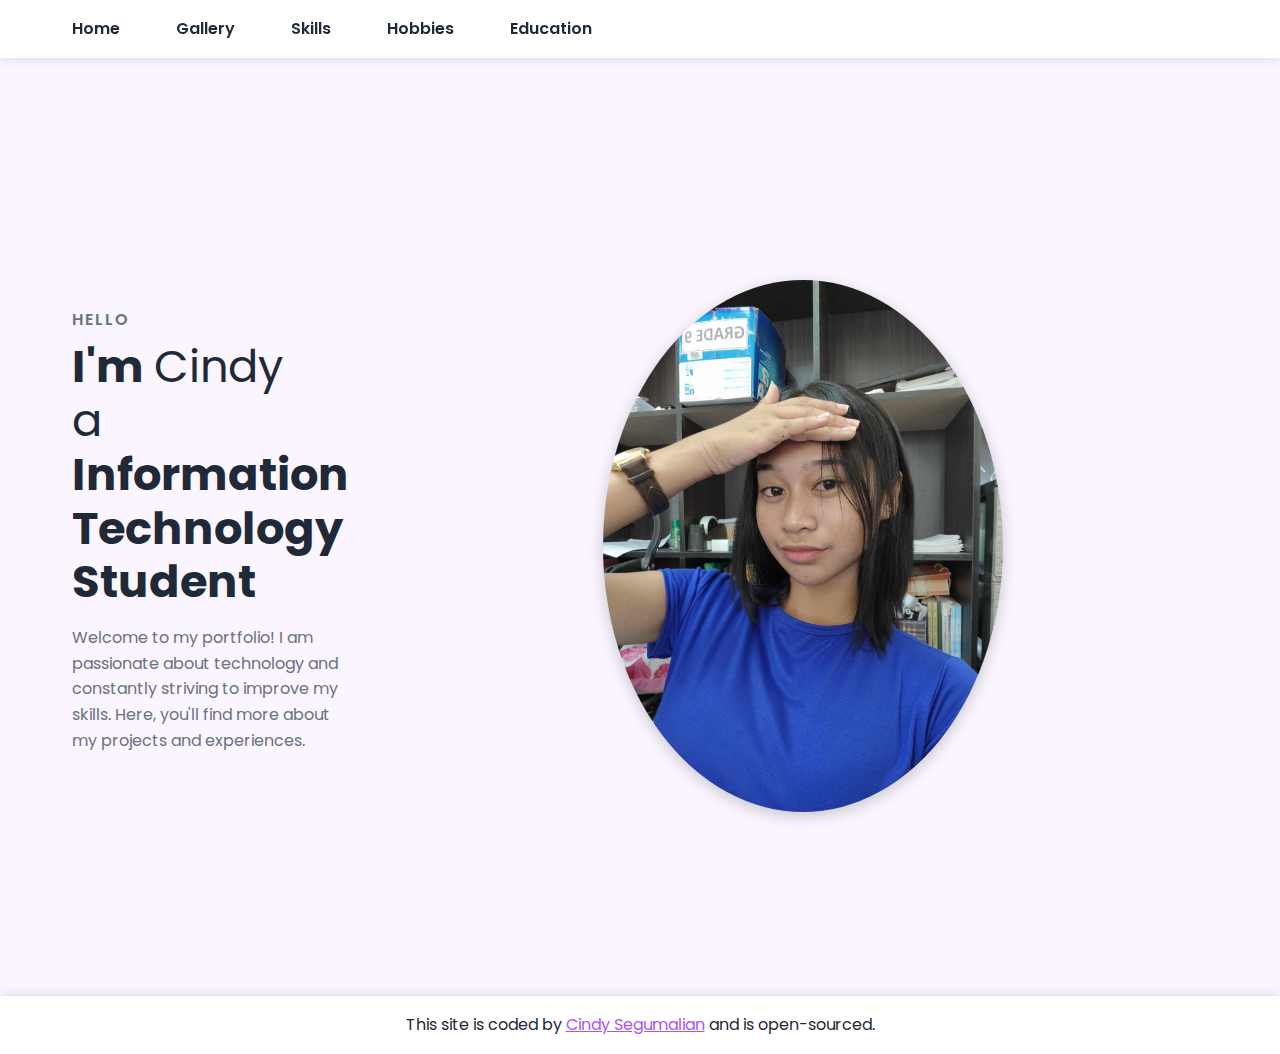
<file: index.html>
<!DOCTYPE html>
<html lang="en">
<head>
    <meta charset="UTF-8">
    <meta name="viewport" content="width=device-width, initial-scale=1.0">
    <title>Cindy's Portfolio</title>
    <link rel="stylesheet" href="css/styles.css">
</head>
<body>
    <nav>
        <div class="nav_content">
            <ul>
                <li><a href="index.html">Home</a></li>
                <li><a href="gallery.html">Gallery</a></li>
                <li><a href="skills.html">Skills</a></li>
                <li><a href="hobbies.html">Hobbies</a></li>
                <li><a href="education.html">Education</a></li>
            </ul>
        </div>
    </nav>
    <section class="section" id="home">
        <div class="section_container">
            <div class="content">
                <p class="subtitle">HELLO</p>
                <h1 class="title">
                    I'm <span>Cindy<br>a</span> Information Technology Student
                </h1>
                <p class="description">
                    Welcome to my portfolio! I am passionate about technology and constantly striving to improve my skills. Here, you'll find more about my projects and experiences.
                </p>
            </div>
            <div class="image">
                <img src="img/cindy1.jpg" alt="Profile of Cindy">
            </div>
        </div>
    </section>
    <footer class="footer">
        <p>This site is coded by <a href="https://github.com/cindysegumalian/my-personal-portfolio" target="_blank">Cindy Segumalian</a> and is open-sourced.</p>
    </footer>
    
</body>
</html>
</file>
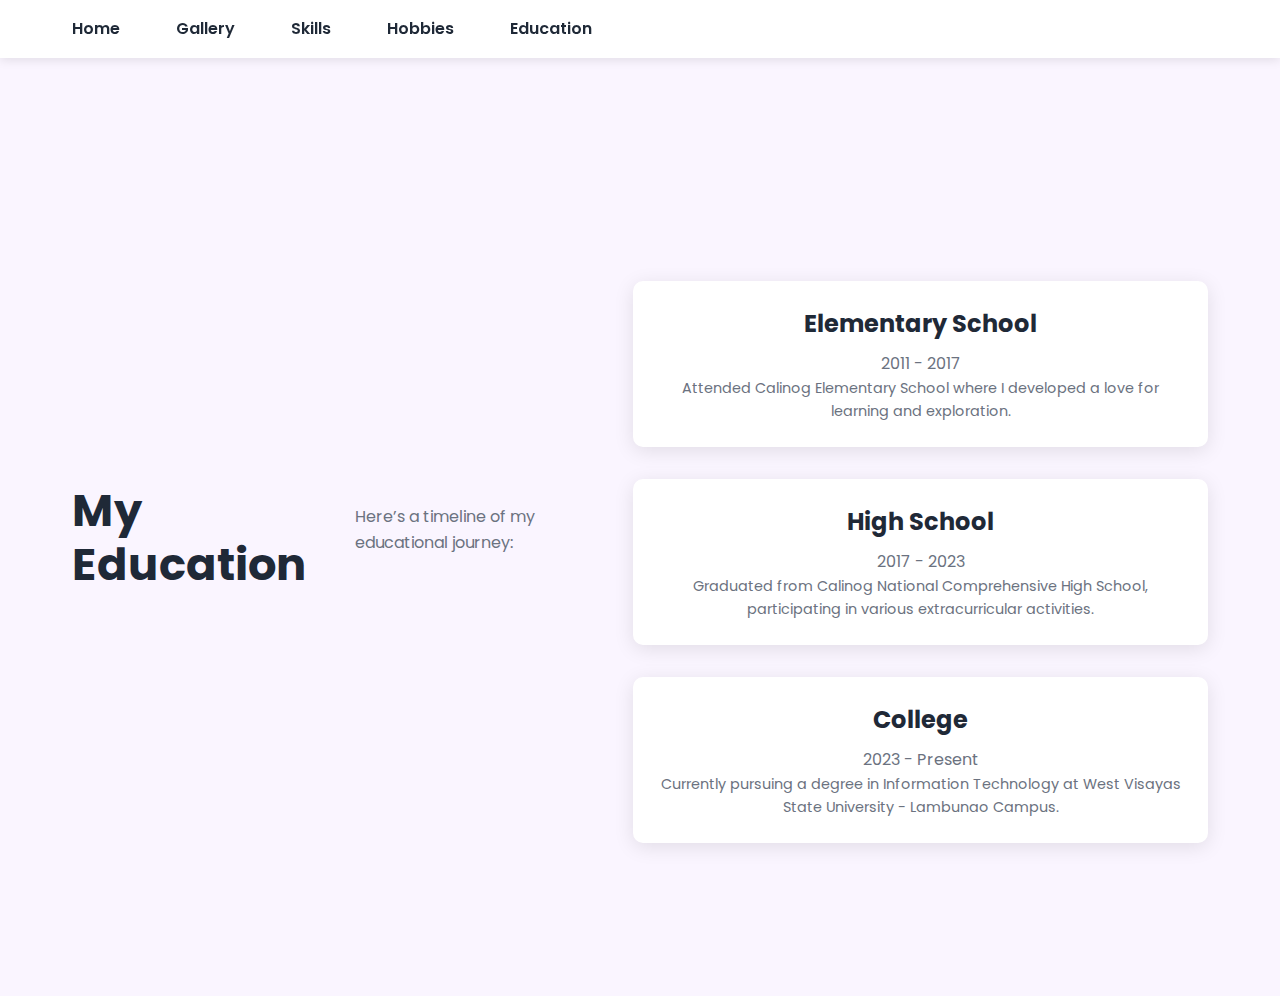
<file: education.html>
<!DOCTYPE html>
<html lang="en">
<head>
    <meta charset="UTF-8">
    <meta name="viewport" content="width=device-width, initial-scale=1.0">
    <title>Cindy's Education</title>
    <link rel="stylesheet" href="css/styles.css">
</head>
<body>
    <nav>
        <div class="nav_content">
            <ul>
                <li><a href="index.html">Home</a></li>
                <li><a href="gallery.html">Gallery</a></li>
                <li><a href="skills.html">Skills</a></li>
                <li><a href="hobbies.html">Hobbies</a></li>
                <li><a href="education.html">Education</a></li>
            </ul>
        </div>
    </nav>

    <section class="section" id="education">
        <div class="section_container">
            <h1 class="title">My Education</h1>
            <p class="description">Here’s a timeline of my educational journey:</p>
            <div class="education_container">
                <div class="education_item">
                    <h2 class="education_title">Elementary School</h2>
                    <p class="education_year">2011 - 2017</p>
                    <p class="education_description">Attended Calinog Elementary School where I developed a love for learning and exploration.</p>
                </div>
                
                <div class="education_item">
                    <h2 class="education_title">High School</h2>
                    <p class="education_year">2017 - 2023</p>
                    <p class="education_description">Graduated from Calinog National Comprehensive High School, participating in various extracurricular activities.</p>
                </div>
                <div class="education_item">
                    <h2 class="education_title">College</h2>
                    <p class="education_year">2023 - Present</p>
                    <p class="education_description">Currently pursuing a degree in Information Technology at West Visayas State University - Lambunao Campus.</p>
                </div>
            </div>
        </div>
    </section>
</body>
</html>
</file>
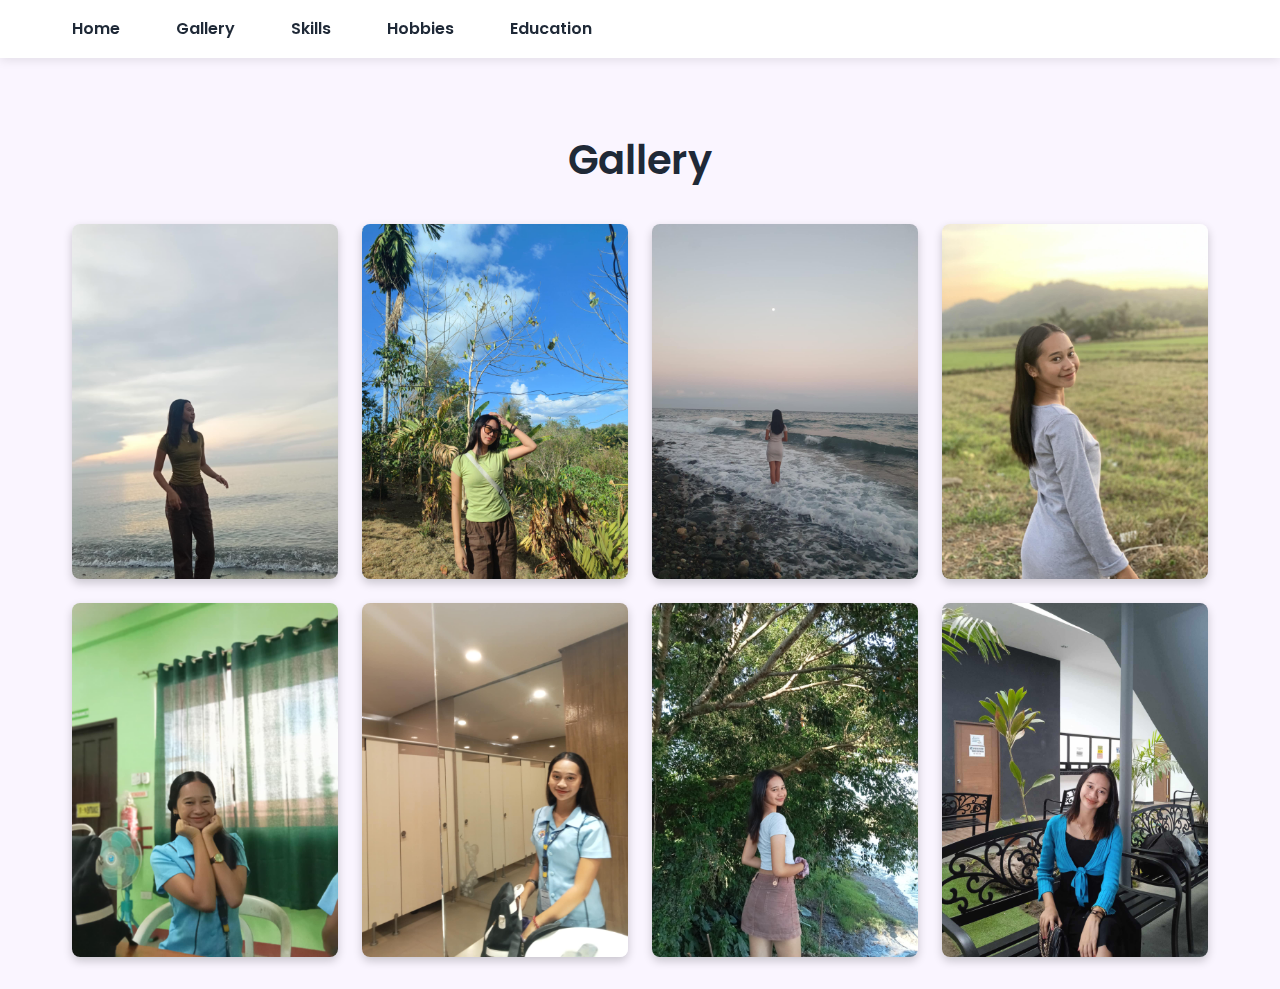
<file: gallery.html>
<!DOCTYPE html>
<html lang="en">
<head>
    <meta charset="UTF-8">
    <meta name="viewport" content="width=device-width, initial-scale=1.0">
    <title>Cindy's Gallery</title>
    <link rel="stylesheet" href="css/styles.css">
</head>
<body>
    <nav>
        <div class="nav_content">
            <ul>
                <li><a href="index.html">Home</a></li>
                <li><a href="gallery.html">Gallery</a></li>
                <li><a href="skills.html">Skills</a></li>
                <li><a href="hobbies.html">Hobbies</a></li>
                <li><a href="education.html">Education</a></li>
            </ul>
        </div>
    </nav>
    <section class="gallery_section" id="gallery">
        <div class="gallery_container">
            <h2 class="gallery_title">Gallery</h2>
            <div class="gallery_grid">
                <div class="gallery_item">
                    <img src="img/img1 (1).jpg" alt="Photo 1">
                </div>
                <div class="gallery_item">
                    <img src="img/img1 (2).jpg" alt="Photo 2">
                </div>
                <div class="gallery_item">
                    <img src="img/img1 (3).jpg" alt="Photo 3">
                </div>
                <div class="gallery_item">
                    <img src="img/img1 (4).jpg" alt="Photo 4">
                </div>
                <div class="gallery_item">
                    <img src="img/img1 (5).jpg" alt="Photo 5">
                </div>
                <div class="gallery_item">
                    <img src="img/img1 (6).jpg" alt="Photo 6">
                </div>
                <div class="gallery_item">
                    <img src="img/img1 (7).jpg" alt="Photo 7">
                </div>
                <div class="gallery_item">
                    <img src="img/img1 (8).jpg" alt="Photo 8">
                </div>
            </div>
        </div>
    </section>
</body>
</html>
</file>
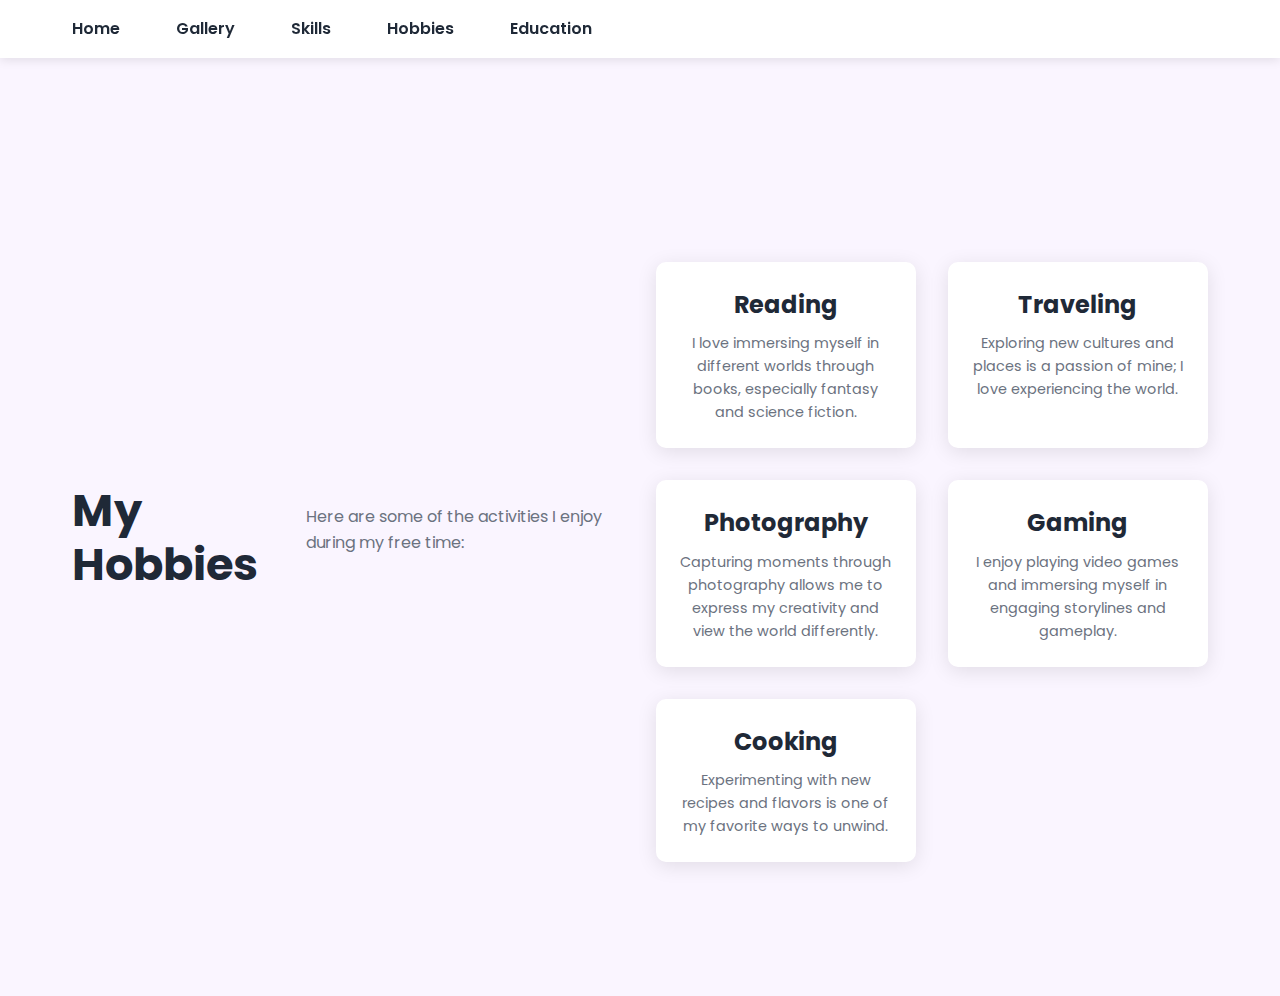
<file: hobbies.html>
<!DOCTYPE html>
<html lang="en">
<head>
    <meta charset="UTF-8">
    <meta name="viewport" content="width=device-width, initial-scale=1.0">
    <title>Cindy's Hobbies</title>
    <link rel="stylesheet" href="css/styles.css">
</head>
<body>
    <nav>
        <div class="nav_content">
            <ul>
                <li><a href="index.html">Home</a></li>
                <li><a href="gallery.html">Gallery</a></li>
                <li><a href="skills.html">Skills</a></li>
                <li><a href="hobbies.html">Hobbies</a></li>
                <li><a href="education.html">Education</a></li>
            </ul>
        </div>
    </nav>
    
    <section class="section" id="hobbies">
        <div class="section_container">
            <h1 class="title">My Hobbies</h1>
            <p class="description">Here are some of the activities I enjoy during my free time:</p>
            <div class="hobbies_container">
                <div class="hobby_item">
                    
                    <h2 class="hobby_title">Reading</h2>
                    <p class="hobby_description">I love immersing myself in different worlds through books, especially fantasy and science fiction.</p>
                </div>
                <div class="hobby_item">
                    
                    <h2 class="hobby_title">Traveling</h2>
                    <p class="hobby_description">Exploring new cultures and places is a passion of mine; I love experiencing the world.</p>
                </div>
                <div class="hobby_item">
                    
                    <h2 class="hobby_title">Photography</h2>
                    <p class="hobby_description">Capturing moments through photography allows me to express my creativity and view the world differently.</p>
                </div>
                <div class="hobby_item">
                    
                    <h2 class="hobby_title">Gaming</h2>
                    <p class="hobby_description">I enjoy playing video games and immersing myself in engaging storylines and gameplay.</p>
                </div>
                <div class="hobby_item">
                   
                    <h2 class="hobby_title">Cooking</h2>
                    <p class="hobby_description">Experimenting with new recipes and flavors is one of my favorite ways to unwind.</p>
                </div>
            </div>
        </div>
    </section>
</body>
</html>
</file>
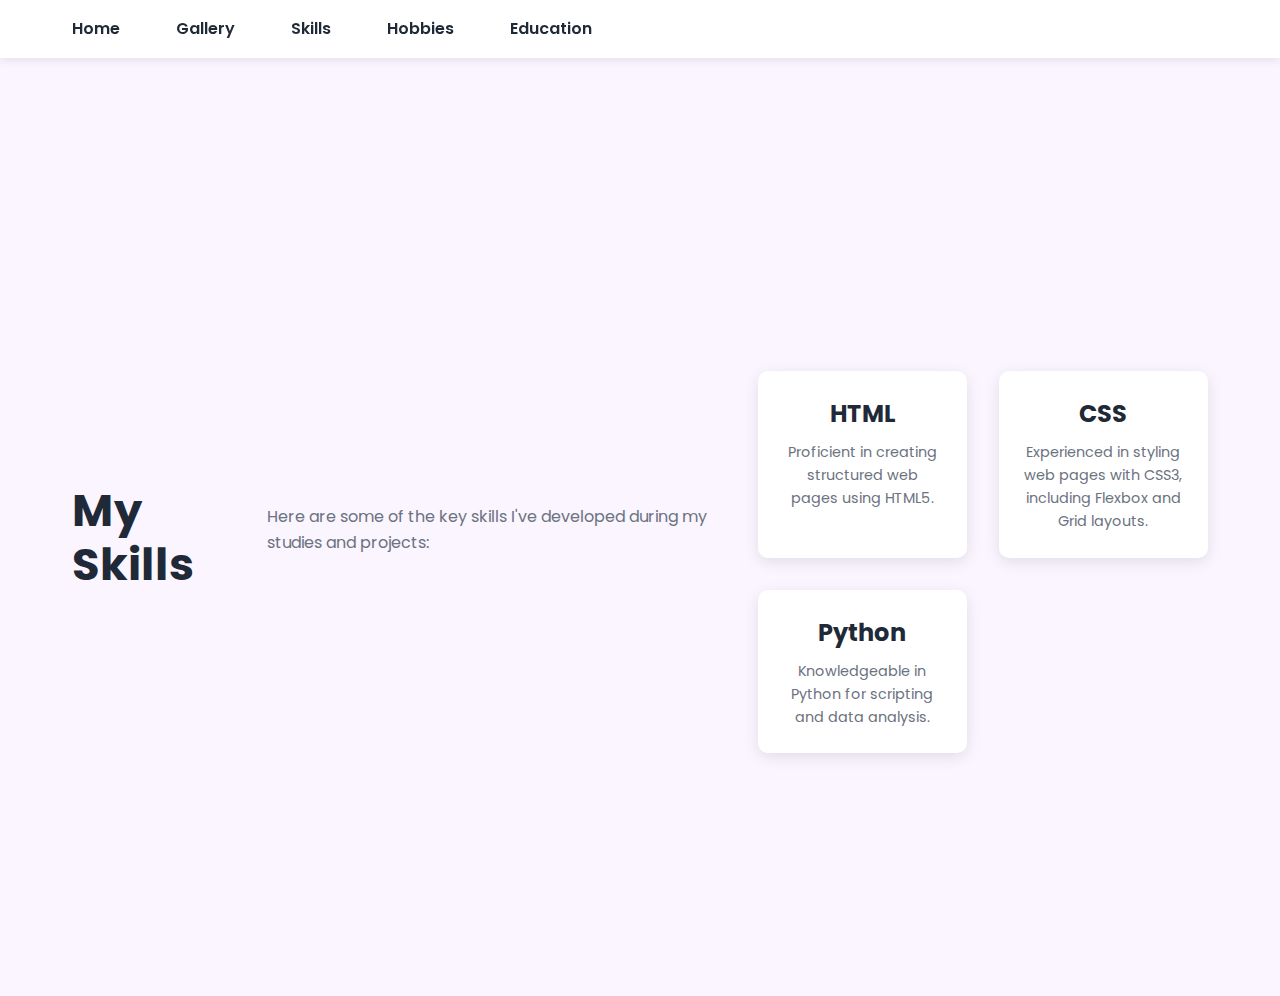
<file: skills.html>
<!DOCTYPE html>
<html lang="en">
<head>
    <meta charset="UTF-8">
    <meta name="viewport" content="width=device-width, initial-scale=1.0">
    <title>Cindy's Skills</title>
    <link rel="stylesheet" href="css/styles.css">
</head>
<body>
    <nav>
        <div class="nav_content">
            <ul>
                <li><a href="index.html">Home</a></li>
                <li><a href="gallery.html">Gallery</a></li>
                <li><a href="skills.html">Skills</a></li>
                <li><a href="hobbies.html">Hobbies</a></li>
                <li><a href="education.html">Education</a></li>
            </ul>
        </div>
    </nav>
    
    <section class="section" id="skills">
        <div class="section_container">
            <h1 class="title">My Skills</h1>
            <p class="description">Here are some of the key skills I've developed during my studies and projects:</p>
            <div class="skills_container">
                <div class="skill_item">
                    <h2 class="skill_title">HTML</h2>
                    <p class="skill_description">Proficient in creating structured web pages using HTML5.</p>
                </div>
                <div class="skill_item">
                    <h2 class="skill_title">CSS</h2>
                    <p class="skill_description">Experienced in styling web pages with CSS3, including Flexbox and Grid layouts.</p>
                </div>
                <div class="skill_item">
                    <h2 class="skill_title">Python</h2>
                    <p class="skill_description">Knowledgeable in Python for scripting and data analysis.</p>
                </div>
            </div>
        </div>
    </section>
</body>
</html>
</file>
<file: css/styles.css>
@import url('https://fonts.googleapis.com/css2?family=Poppins:wght@400;600;700&display=swap');

:root {
    --primary-color: #a855f7;
    --primary-color-dark: #9333ea;
    --secondary-color: #ca8a04;
    --text-dark: #1f2937;
    --text-light: #6b7280;
    --extra-light: #faf5ff;
    --max-width: 1200px;
}

* {
    padding: 0;
    margin: 0;
    box-sizing: border-box;
}

body {
    font-family: "Poppins", sans-serif;
    line-height: 1.6;
    background-color: #f8f9fa; 
}

nav {
    width: 100%;
    position: fixed;
    top: 0;
    left: 0;
    background-color: #ffffff;
    box-shadow: 0 2px 10px rgba(0, 0, 0, 0.1);
    z-index: 99;
}

.nav_content {
    max-width: var(--max-width);
    margin: auto;
    padding: 1rem;
    display: flex;
    align-items: center;
    justify-content: space-between;
}

ul {
    display: flex;
    gap: 1.5rem; 
    list-style: none;
}

ul li a {
    padding: 0.5rem 1rem;
    border-bottom: 3px solid transparent;
    text-decoration: none;
    font-weight: 600;
    color: var(--text-dark);
    transition: color 0.3s, border-color 0.3s;
}

ul li a:hover {
    border-bottom-color: var(--secondary-color);
    color: var(--primary-color);
}

.section {
    background-color: var(--extra-light);
    padding-top: 6rem; 
}

.section_container {
    min-height: 100vh;
    max-width: var(--max-width);
    margin: auto;
    padding: 2rem;
    display: flex;
    align-items: center;
    gap: 3rem; 
}

.content {
    flex: 1;
    display: flex;
    flex-direction: column;
    justify-content: center;
    text-align: left;
}

.subtitle {
    letter-spacing: 2px;
    color: var(--text-light);
    font-weight: 600;
    margin-bottom: 0.5rem;
}

.title {
    font-size: 2.8rem; 
    font-weight: 700; 
    line-height: 1.2; 
    color: var(--text-dark);
    margin-bottom: 1rem;
}

.title span {
    font-weight: 400;
}

.description {
    line-height: 1.6rem; 
    color: var(--text-light);
    margin-bottom: 2rem;
    max-width: 500px; 
}

.image {
    display: flex;
    justify-content: center;
    align-items: center;
}

.image img {
    width: min(25rem, 90%);
    border-radius: 50%;
    box-shadow: 0 4px 15px rgba(0, 0, 0, 0.2); 
    transition: transform 0.3s; 
}

.image img:hover {
    transform: scale(1.05); 
}

.footer {
    padding: 1rem;
    text-align: center;
    background-color: #ffffff; /* Change if desired */
    color: var(--text-dark);
    box-shadow: 0 -2px 10px rgba(0, 0, 0, 0.1);
}

.footer a {
    color: var(--primary-color);
    text-decoration: underline;
    transition: color 0.3s;
}

.footer a:hover {
    color: var(--secondary-color);
}


/* gallery */

.gallery_section {
    padding-top: 6rem; 
    background-color: var(--extra-light);
    text-align: center; 
}

.gallery_title {
    font-size: 2.5rem;
    font-weight: 600;
    margin-bottom: 2rem;
    color: var(--text-dark);
}

.gallery_container {
    max-width: var(--max-width);
    margin: auto;
    padding: 2rem;
}

.gallery_grid {
    display: grid;
    grid-template-columns: repeat(auto-fill, minmax(250px, 1fr)); 
    gap: 1.5rem; 
}

.gallery_item {
    overflow: hidden; 
    border-radius: 8px;
    box-shadow: 0 4px 10px rgba(0, 0, 0, 0.2); 
    transition: transform 0.3s;
}

.gallery_item img {
    width: 100%; 
    height: auto; 
    display: block; 
}

.gallery_item:hover {
    transform: scale(1.05); 
}


/* skills */

.skills_container {
    display: grid;
    grid-template-columns: repeat(auto-fill, minmax(200px, 1fr));
    gap: 2rem; 
    margin-top: 2rem; 
}

.skill_item {
    background-color: #ffffff;
    border-radius: 10px;
    box-shadow: 0 4px 15px rgba(0, 0, 0, 0.1);
    padding: 1.5rem;
    text-align: center;
    transition: transform 0.3s;
}

.skill_item:hover {
    transform: translateY(-5px);
}


.skill_title {
    font-size: 1.5rem; 
    color: var(--text-dark);
    margin-bottom: 0.5rem;
}

.skill_description {
    color: var(--text-light);
    font-size: 0.9rem; 
}


/* hobbies */

.hobbies_container {
    display: grid;
    grid-template-columns: repeat(auto-fill, minmax(250px, 1fr));
    gap: 2rem; 
    margin-top: 2rem; 
}

.hobby_item {
    background-color: #ffffff;
    border-radius: 10px;
    box-shadow: 0 4px 20px rgba(0, 0, 0, 0.1);
    padding: 1.5rem;
    text-align: center;
    transition: transform 0.3s, box-shadow 0.3s;
}

.hobby_item:hover {
    transform: translateY(-5px); 
    box-shadow: 0 6px 30px rgba(0, 0, 0, 0.2);
}



.hobby_title {
    font-size: 1.5rem;
    color: var(--text-dark);
    margin-bottom: 0.5rem; 
}

.hobby_description {
    color: var(--text-light);
    font-size: 0.9rem; 
}

/* education */

.education_container {
    display: flex;
    flex-direction: column;
    gap: 2rem; 
    margin-top: 2rem;
}

.education_item {
    background-color: #ffffff;
    border-radius: 10px;
    box-shadow: 0 4px 20px rgba(0, 0, 0, 0.1);
    padding: 1.5rem;
    text-align: center;
    transition: transform 0.3s, box-shadow 0.3s;
}

.education_item:hover {
    transform: translateY(-5px); 
    box-shadow: 0 6px 30px rgba(0, 0, 0, 0.2); 
}


.education_title {
    font-size: 1.5rem; 
    color: var(--text-dark);
    margin-bottom: 0.5rem; 
}

.education_year {
    font-size: 1rem; 
    color: var(--text-light);
}

.education_description {
    color: var(--text-light);
    font-size: 0.9rem;
}
</file>
